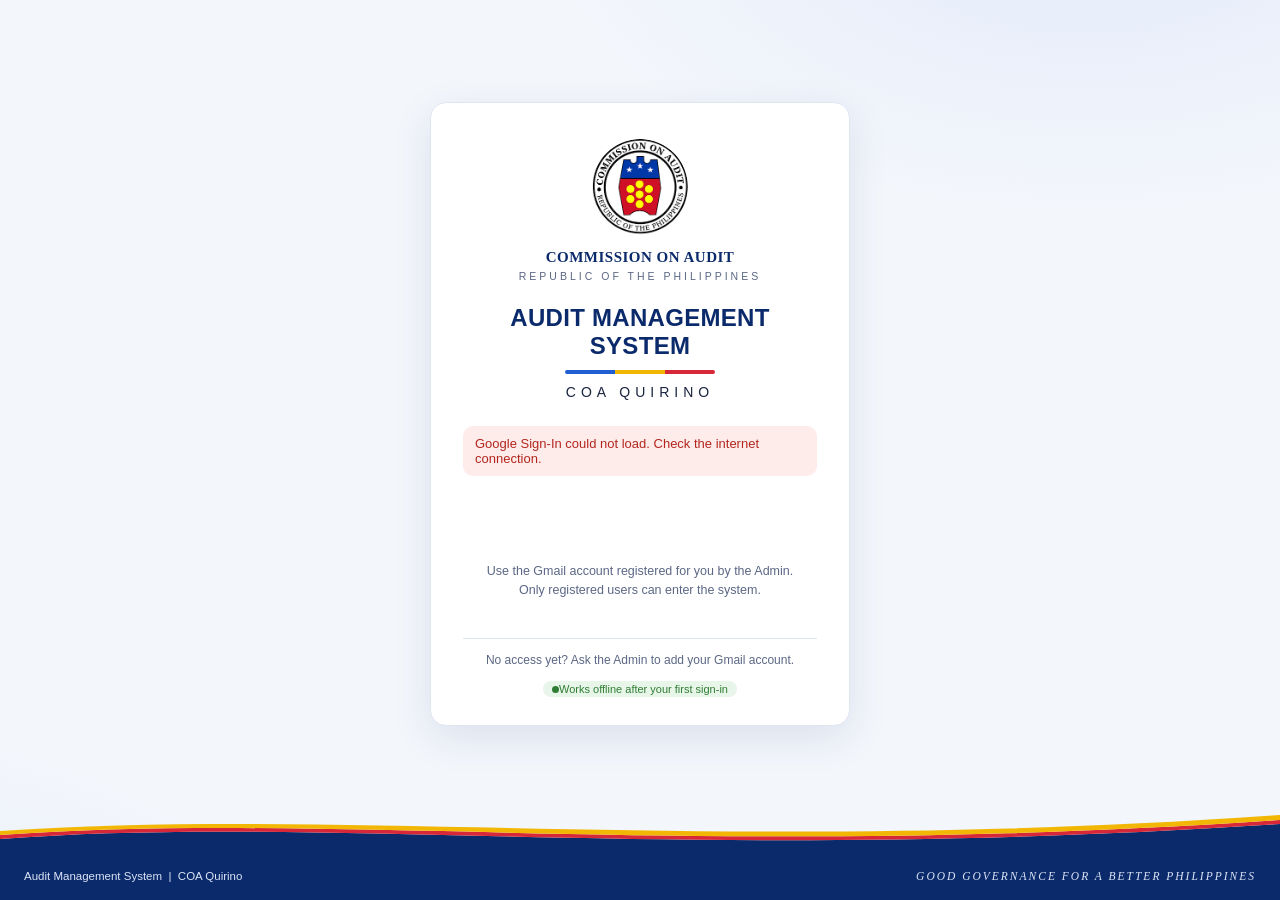
<file: index.html>
<!doctype html>
<html lang="en">
<head>
  <meta charset="utf-8">
  <meta name="viewport" content="width=device-width, initial-scale=1">
  <title>Audit Management System – COA Quirino</title>
  <meta name="description" content="Commission on Audit · Audit Management System · COA Quirino">
  <meta name="theme-color" content="#0b2a6b">
  <link rel="manifest" href="manifest.webmanifest">
  <link rel="icon" href="img/icon-192.png">
  <link rel="apple-touch-icon" href="img/icon-192.png">
  <link rel="stylesheet" href="css/app.css">
</head>
<body>
  <div class="bg" aria-hidden="true"></div>
  <div id="app"><main class="login-wrap"><div class="login-card"><p class="note">Loading…</p></div></main></div>
  <noscript>This app needs JavaScript turned on.</noscript>
  <script type="module" src="js/app.js"></script>
</body>
</html>
</file>
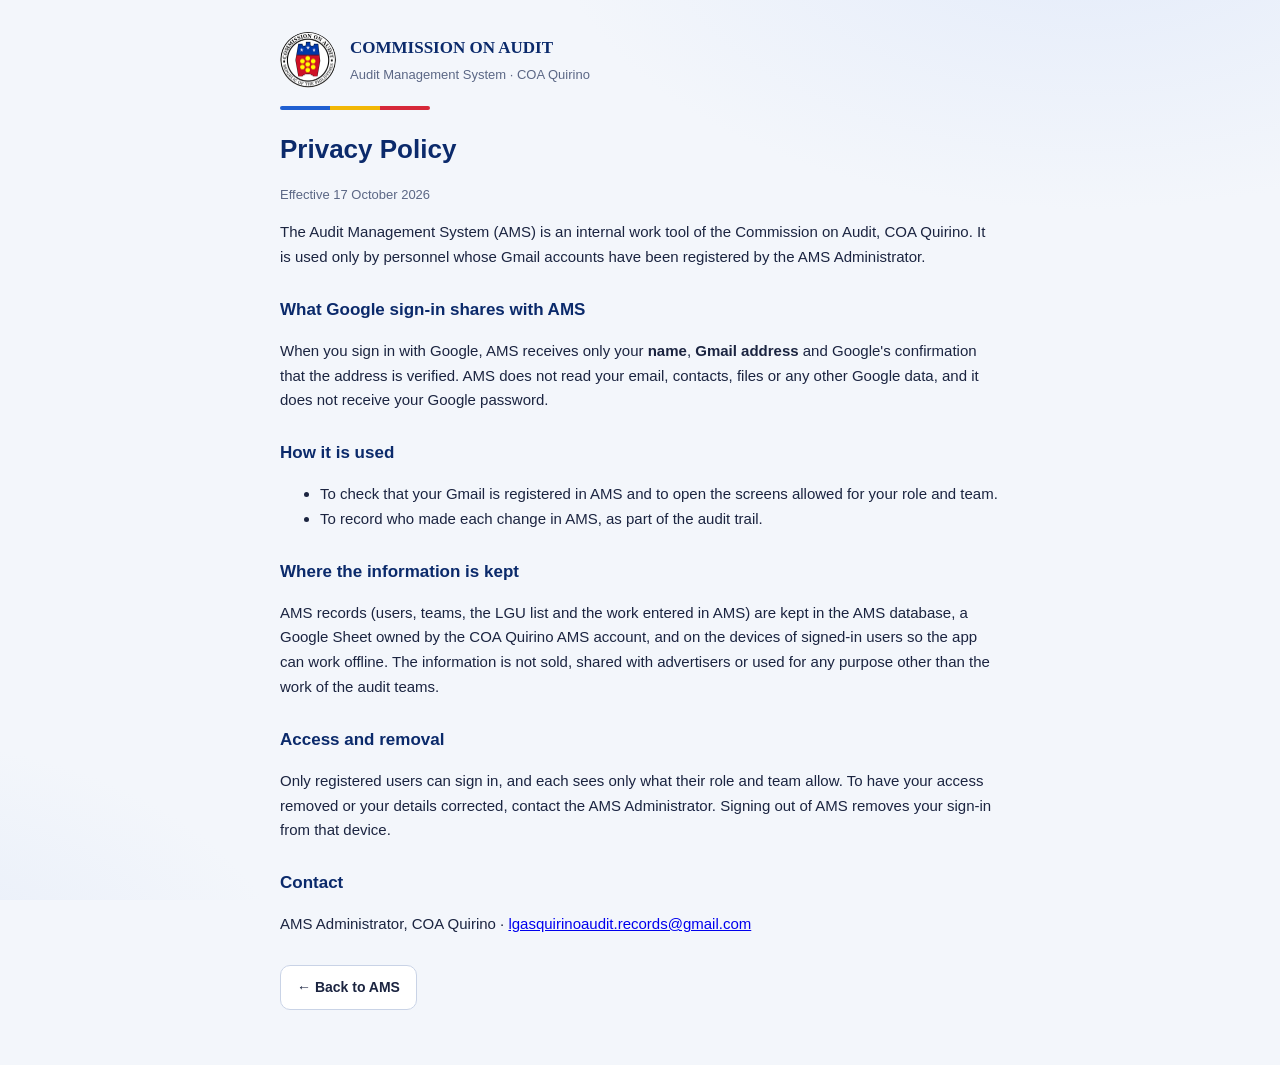
<file: privacy.html>
<!doctype html>
<html lang="en">
<head>
  <meta charset="utf-8">
  <meta name="viewport" content="width=device-width, initial-scale=1">
  <title>Privacy Policy – Audit Management System · COA Quirino</title>
  <link rel="icon" href="img/icon-192.png">
  <link rel="stylesheet" href="css/app.css">
  <style>
    .policy{max-width:760px; margin:0 auto; padding:32px 20px 40px; line-height:1.65; font-size:15px}
    .policy h1{color:var(--navy); font-size:26px; margin:14px 0 4px}
    .policy h2{color:var(--navy); font-size:17px; margin:26px 0 6px}
    .policy p, .policy li{color:var(--ink)}
    .policy .muted{color:var(--muted); font-size:13px}
    .policy .head{display:flex; align-items:center; gap:14px}
    .policy .head img{width:56px; height:56px; border-radius:50%}
    .policy .head b{font-family:Georgia,"Times New Roman",serif; color:var(--navy); font-size:17px}
  </style>
</head>
<body>
  <div class="bg" aria-hidden="true"></div>
  <div id="app">
    <main class="policy">
      <div class="head"><img src="img/coa-logo.png" alt="Commission on Audit seal"><div><b>COMMISSION ON AUDIT</b><br><span class="muted">Audit Management System · COA Quirino</span></div></div>
      <div class="tri" style="margin:18px 0"></div>
      <h1>Privacy Policy</h1>
      <p class="muted">Effective 17 October 2026</p>

      <p>The Audit Management System (AMS) is an internal work tool of the Commission on Audit, COA Quirino. It is used only by personnel whose Gmail accounts have been registered by the AMS Administrator.</p>

      <h2>What Google sign-in shares with AMS</h2>
      <p>When you sign in with Google, AMS receives only your <b>name</b>, <b>Gmail address</b> and Google's confirmation that the address is verified. AMS does not read your email, contacts, files or any other Google data, and it does not receive your Google password.</p>

      <h2>How it is used</h2>
      <ul>
        <li>To check that your Gmail is registered in AMS and to open the screens allowed for your role and team.</li>
        <li>To record who made each change in AMS, as part of the audit trail.</li>
      </ul>

      <h2>Where the information is kept</h2>
      <p>AMS records (users, teams, the LGU list and the work entered in AMS) are kept in the AMS database, a Google Sheet owned by the COA Quirino AMS account, and on the devices of signed-in users so the app can work offline. The information is not sold, shared with advertisers or used for any purpose other than the work of the audit teams.</p>

      <h2>Access and removal</h2>
      <p>Only registered users can sign in, and each sees only what their role and team allow. To have your access removed or your details corrected, contact the AMS Administrator. Signing out of AMS removes your sign-in from that device.</p>

      <h2>Contact</h2>
      <p>AMS Administrator, COA Quirino · <a href="mailto:lgasquirinoaudit.records@gmail.com">lgasquirinoaudit.records@gmail.com</a></p>

      <p style="margin-top:28px"><a class="btn" href="./">← Back to AMS</a></p>
    </main>
  </div>
</body>
</html>
</file>
<file: css/app.css>
/* AMS – shared look for every screen and module */
:root{
  --navy:#0b2a6b; --navy-2:#13398a; --blue:#1f5fd1; --red:#d62839; --gold:#f2b705;
  --ink:#1b2440; --muted:#5b6785; --line:#dfe5f1; --card:#ffffff; --bg:#f3f6fb;
  --ok:#2e7d32; --ok-bg:#e8f5e9; --warn:#7a5a00; --warn-bg:#fff4d6; --bad:#b3261e; --bad-bg:#fdecea;
}
*{box-sizing:border-box}
html,body{margin:0;min-height:100%}
body{font-family:"Segoe UI",Roboto,Arial,sans-serif; color:var(--ink); background:var(--bg); overflow-x:hidden}
.bg{position:fixed; inset:0; z-index:0; pointer-events:none;
  background:radial-gradient(900px 500px at 85% -10%,#e3ebfa 0%,transparent 60%),
             radial-gradient(700px 420px at -10% 110%,#e6edf9 0%,transparent 60%),var(--bg)}
#app{position:relative; z-index:1; min-height:100vh; display:flex; flex-direction:column}

/* tri-color line (blue, gold, red) */
.tri{height:4px; width:150px; margin:10px auto; border-radius:2px;
  background:linear-gradient(90deg,var(--blue) 0 33.3%,var(--gold) 33.3% 66.6%,var(--red) 66.6% 100%)}

/* pills */
.pill{display:inline-flex; align-items:center; gap:6px; font-size:11.5px; border-radius:20px; padding:3px 10px; white-space:nowrap}
.pill.ok{color:var(--ok); background:var(--ok-bg)}
.pill.ok i{width:7px; height:7px; border-radius:50%; background:var(--ok); display:inline-block}
.pill.warn{color:var(--warn); background:var(--warn-bg); border:1px solid #f1d78b}

/* messages */
.msg{border-radius:10px; padding:10px 12px; font-size:13px; text-align:left; margin:0 0 14px}
.msg.bad{background:var(--bad-bg); color:var(--bad)}

/* buttons */
.btn{display:inline-flex; align-items:center; justify-content:center; gap:8px; padding:10px 16px; border-radius:10px;
  border:1px solid #c9d3e6; background:#fff; color:var(--ink); font:inherit; font-size:14px; font-weight:600; cursor:pointer}
.btn:hover{border-color:var(--blue); background:#f5f8fe}
.btn.primary{background:var(--navy); border-color:var(--navy); color:#fff}
.btn.primary:hover{background:var(--navy-2)}

/* ---------- Login ---------- */
.login-wrap{flex:1; display:flex; align-items:center; justify-content:center; padding:56px 16px 32px}
.login-card{width:100%; max-width:420px; background:var(--card); border:1px solid var(--line); border-radius:16px;
  box-shadow:0 12px 40px rgba(11,42,107,.10); padding:36px 32px 28px; text-align:center}
.login-card .seal{width:96px; height:96px; border-radius:50%; display:block; margin:0 auto 14px}
.login-card .agency{font-family:Georgia,"Times New Roman",serif; font-weight:700; color:var(--navy); font-size:15px; letter-spacing:.5px; margin:0}
.login-card .rep{font-size:10.5px; letter-spacing:3px; color:var(--muted); margin:4px 0 22px}
.login-card h1{margin:0; font-size:24px; font-weight:800; color:var(--navy); letter-spacing:.3px}
.login-card .office{font-size:14px; letter-spacing:5px; margin:0 0 26px}
.gbtn{width:100%; display:flex; align-items:center; justify-content:center; gap:10px; padding:12px 16px; border-radius:10px;
  border:1px solid #c9d3e6; background:#fff; font:inherit; font-size:15px; font-weight:600; color:var(--ink); cursor:pointer}
.gbtn:hover{background:#f5f8fe; border-color:var(--blue)}
#gsi-btn{display:flex; justify-content:center; min-height:44px}
.login-card .note{font-size:12.5px; color:var(--muted); margin:14px 0 0; line-height:1.5}
.login-card .divider{height:1px; background:var(--line); margin:24px 0 14px}
.login-card .help{font-size:12px; color:var(--muted); margin:0 0 12px}
.demo-tag{margin:0 0 16px}

/* ---------- Bottom band (wave + footer) ---------- */
.bottom .wave{display:block; width:100%; height:60px}
footer{background:var(--navy); color:#dce5f7; font-size:11.5px; display:flex; justify-content:space-between; gap:12px; padding:6px 24px 18px; flex-wrap:wrap}
footer .motto{font-family:Georgia,serif; font-style:italic; letter-spacing:2px}

/* ---------- Dashboard ---------- */
.dash{flex:1; width:100%; max-width:1320px; margin:0 auto; padding:18px 24px 28px}
.d-head{display:flex; align-items:center; justify-content:space-between; gap:16px; flex-wrap:wrap}
.d-brand{display:flex; align-items:center; gap:14px}
.d-brand img{width:64px; height:64px; border-radius:50%}
.d-brand .a{font-family:Georgia,"Times New Roman",serif; font-weight:700; color:var(--navy); font-size:22px; letter-spacing:.3px; margin:0}
.d-brand .r{font-size:10.5px; letter-spacing:3px; color:var(--muted); margin:3px 0 0}
.d-user{display:flex; align-items:center; gap:6px}
.who{display:flex; align-items:center; gap:10px; padding:6px 10px}
.avatar{width:38px; height:38px; border-radius:50%; background:#e3ebfa; color:var(--navy); display:grid; place-items:center; font-weight:700; font-size:14px}
.who .n{font-weight:700; font-size:14px; color:var(--navy); margin:0}
.who .o{font-size:12px; color:var(--muted); margin:1px 0 0}
.icon-btn{width:40px; height:40px; border-radius:10px; border:1px solid transparent; background:transparent; display:grid; place-items:center; cursor:pointer; color:var(--navy); position:relative}
.icon-btn:hover{background:#fff; border-color:var(--line)}
.icon-btn .dot{position:absolute; top:7px; right:8px; width:9px; height:9px; border-radius:50%; background:var(--red); border:2px solid var(--bg)}
.sep{width:1px; height:30px; background:var(--line)}
.d-title{text-align:center; margin:18px 0 22px}
.d-title h1{margin:0; font-size:38px; font-weight:800; color:var(--navy); letter-spacing:.5px}
.tri.wide{width:240px}
.d-title .office{font-size:18px; letter-spacing:7px; margin:4px 0 10px}
.d-title .motto{font-size:11px; letter-spacing:4px; color:var(--muted); margin:0}
.cards{max-width:1060px; margin:0 auto; display:flex; flex-wrap:wrap; justify-content:center; gap:16px}
.card{flex:0 1 calc((100% - 48px)/4); background:#fff; border:1px solid var(--line); border-radius:14px; padding:18px 18px 16px; display:flex; flex-direction:column; gap:10px;
  border-bottom:4px solid var(--k); box-shadow:0 6px 20px rgba(11,42,107,.06); text-decoration:none; color:inherit; min-height:200px; transition:transform .12s, box-shadow .12s}
.card:hover{transform:translateY(-2px); box-shadow:0 10px 26px rgba(11,42,107,.12)}
.card .ic{width:52px; height:52px; border-radius:50%; background:var(--k); display:grid; place-items:center; color:#fff; flex:none}
.card h3{margin:2px 0 0; font-size:15px; font-weight:800; color:var(--navy); letter-spacing:.2px; line-height:1.25; text-transform:uppercase}
.card p{margin:0; font-size:13px; color:var(--muted); line-height:1.45; flex:1}
.card .go{align-self:flex-end; width:34px; height:34px; border-radius:50%; background:#eef2fa; display:grid; place-items:center; color:var(--navy)}
.card:hover .go{background:var(--k); color:#fff}

/* Urgent Reports pop-out (lower-right corner) */
.u-pop{position:fixed; bottom:24px; right:24px; z-index:20; width:380px; max-width:calc(100% - 32px); animation:u-slide .25s ease-out}
.u-pop[hidden]{display:none}
@keyframes u-slide{from{opacity:0; transform:translateY(12px)} to{opacity:1; transform:none}}
.urgent{background:#fff; border:1px solid var(--line); border-radius:14px; box-shadow:0 20px 60px rgba(11,42,107,.30); padding:18px}
.u-h{display:flex; align-items:center; gap:10px; margin:0}
.u-h b{font-size:15px; color:var(--navy); letter-spacing:.3px}
.u-count{min-width:20px; height:20px; border-radius:10px; background:#e8ecf4; color:var(--muted); font-size:11px; font-weight:700; display:grid; place-items:center; padding:0 6px}
.u-x{margin-left:auto; width:32px; height:32px; border-radius:8px; border:0; background:transparent; font-size:20px; color:var(--muted); cursor:pointer}
.u-x:hover{background:#eef2fa}
.u-sub{font-size:12.5px; color:var(--muted); margin:4px 0 14px}
.u-empty{border:1px dashed #cdd6e8; border-radius:12px; padding:26px 16px; text-align:center; color:var(--muted); font-size:13px}
.u-ok{width:42px; height:42px; border-radius:50%; background:var(--ok-bg); color:var(--ok); display:grid; place-items:center; margin:0 auto 10px}
.u-item{border:1px solid var(--line); border-radius:10px; padding:10px 12px; margin-bottom:8px; display:flex; flex-direction:column; gap:2px; font-size:13px}
.u-item span{color:var(--muted); font-size:12px}
.u-all{display:block; text-align:center; margin-top:14px; padding-top:12px; border-top:1px solid var(--line); font-size:12.5px; font-weight:700; color:var(--blue); letter-spacing:.4px; text-decoration:none}
.u-btns{display:flex; justify-content:flex-end; margin-top:14px}

/* small message at the bottom of the screen */
.toast{position:fixed; left:50%; bottom:24px; transform:translateX(-50%); z-index:30; background:var(--ink); color:#fff; font-size:13px; padding:10px 16px; border-radius:10px; box-shadow:0 8px 24px rgba(0,0,0,.2); max-width:calc(100% - 32px)}
.toast[hidden]{display:none}

@media (max-width:1180px){.card{flex-basis:calc((100% - 32px)/3)}}
@media (max-width:980px){.card{flex-basis:calc((100% - 16px)/2)}}
@media (max-width:560px){
  .dash{padding:14px 16px 24px}
  .card{flex-basis:100%; min-height:0}
  .d-head{justify-content:center}
  .d-brand img{width:48px; height:48px}.d-brand .a{font-size:17px}.d-brand .r{font-size:9px; letter-spacing:2px}
  .who .o{display:none}
  .d-title h1{font-size:26px}.tri.wide{width:170px}.d-title .office{font-size:15px; letter-spacing:5px}.d-title .motto{font-size:9.5px; letter-spacing:2px}
  .u-pop{bottom:16px; right:16px; left:16px; width:auto; max-width:none}
}


/* ---------- Admin screens (inner pages) ---------- */
.topbar{background:var(--navy); color:#fff; display:flex; align-items:center; gap:12px; padding:10px 20px; flex-wrap:wrap}
.topbar img{width:36px; height:36px; border-radius:50%; background:#fff}
.topbar .t{font-weight:800; letter-spacing:.4px; font-size:15px}
.topbar .t small{display:block; font-weight:400; font-size:10.5px; letter-spacing:3px; opacity:.8}
.topbar nav{display:flex; gap:4px; margin-left:16px; flex-wrap:wrap}
.topbar nav a{color:#dce5f7; text-decoration:none; padding:7px 12px; border-radius:8px; font-size:13px}
.topbar nav a.on, .topbar nav a:hover{background:rgba(255,255,255,.14); color:#fff}
.topbar .me{margin-left:auto; display:flex; align-items:center; gap:8px; font-size:12.5px; line-height:1.3}
.topbar .me small{opacity:.8}
.topbar .av{width:32px; height:32px; border-radius:50%; background:#e3ebfa; color:var(--navy); display:grid; place-items:center; font-weight:700; font-size:12px; flex:none}
.sync{margin-left:auto; font-size:11.5px; padding:4px 10px; border-radius:20px; background:rgba(255,255,255,.12); color:#dce5f7; white-space:nowrap}
.sync.ok{color:#b9f2c2}
.sync.warn{color:#ffe08a}
.sync.demo{color:#ffe08a}
.sync + .me{margin-left:12px}
.tri-bar{height:3px; background:linear-gradient(90deg,var(--blue) 0 33.3%,var(--gold) 33.3% 66.6%,var(--red) 66.6% 100%)}
main.admin{flex:1}
.page{max-width:1240px; margin:0 auto; padding:20px; font-size:14px}
.page-head{display:flex; align-items:flex-end; justify-content:space-between; gap:16px; flex-wrap:wrap; margin-bottom:16px}
.page-head h1{margin:0; color:var(--navy); font-size:24px}
.page-head p{margin:4px 0 0; color:var(--muted); font-size:13px; max-width:640px}
.btn.sm{padding:5px 10px; font-size:12px}
.panel{background:#fff; border:1px solid var(--line); border-radius:14px; box-shadow:0 4px 14px rgba(11,42,107,.05); overflow:hidden}
.panel-head{display:flex; align-items:center; gap:10px; padding:14px 18px; border-bottom:1px solid var(--line); flex-wrap:wrap}
.panel-head h2{margin:0; font-size:15px; color:var(--navy)}
.switch{margin-left:auto; display:flex; align-items:center; gap:6px; font-size:12.5px; color:var(--muted)}
.t-head, .t-row{display:grid; gap:12px; padding:11px 18px; align-items:center}
.t-head{background:#f6f8fc; font-size:11px; font-weight:700; letter-spacing:.5px; color:var(--muted); text-transform:uppercase}
.t-row{border-top:1px solid var(--line); color:inherit; text-decoration:none}
.t-row small{color:var(--muted)}
.t-row.click:hover{background:#f7f9fd}
.t-row.sel{background:#eef3fd}
.t-row.removed{opacity:.6}
.t-row[hidden]{display:none}
.pills{display:flex; flex-wrap:wrap; gap:4px}
.pills small{width:100%}
.mono{font-family:Consolas,"Courier New",monospace; font-size:12px}
.pill{display:inline-block; font-size:11px; border-radius:20px; padding:2px 9px; background:#eef2f7; color:#4a5670; white-space:nowrap; width:max-content}
.pill.ok{background:var(--ok-bg); color:var(--ok)}
.pill.warn{background:var(--warn-bg); color:var(--warn); border:0}
.pill.bad{background:var(--bad-bg); color:var(--bad)}
.pill.vio{background:#efe8fd; color:#5b2bb5}
.grid2{display:grid; grid-template-columns:minmax(0,1.7fr) minmax(0,1fr); gap:20px; align-items:start}
.grid3{display:grid; grid-template-columns:260px minmax(0,1fr) 300px; gap:20px; align-items:start}
.stack{display:flex; flex-direction:column; gap:20px; min-width:0}
.note{padding:14px 18px; font-size:13px; line-height:1.55; display:flex; flex-direction:column; gap:12px}
.note p{margin:0}
.note > .btn{align-self:flex-start}
.search{padding:12px 18px; border-top:1px solid var(--line)}
.empty{padding:20px 18px; color:var(--muted); font-size:13px; border-top:1px solid var(--line)}
.sr-only{position:absolute; width:1px; height:1px; overflow:hidden; clip:rect(0 0 0 0)}
.field{display:flex; flex-direction:column; gap:5px; border:0; padding:0; margin:0; min-width:0}
.field label, .field legend{font-size:12px; font-weight:700; color:var(--ink); padding:0}
.field[hidden]{display:none}
.input{width:100%; padding:9px 11px; border:1px solid #c9d3e6; border-radius:9px; font:inherit; font-size:13px; background:#fff; color:var(--ink)}
.input:focus{outline:2px solid #bcd0f5; border-color:var(--blue)}
.input:disabled{background:#f3f5f9; color:var(--muted)}
.input.upper{text-transform:uppercase}
.hint{font-size:11.5px; color:var(--muted)}
.two{display:grid; grid-template-columns:1fr 1fr; gap:12px}
.checks{display:grid; grid-template-columns:1fr 1fr; gap:6px 12px; font-size:13px}
.checks label{display:flex; align-items:center; gap:8px; font-weight:400}

/* pop-up window */
.modal-bg{position:fixed; inset:0; z-index:40; background:rgba(11,42,107,.35); overflow:auto; padding:30px 16px}
.modal{background:#fff; border-radius:14px; max-width:560px; margin:0 auto; box-shadow:0 20px 60px rgba(11,42,107,.3)}
.modal.wide{max-width:760px}
.modal .mh{display:flex; align-items:center; padding:16px 20px; border-bottom:1px solid var(--line)}
.modal .mh h3{margin:0; color:var(--navy); font-size:17px}
.modal .mh .x{margin-left:auto; width:32px; height:32px; border:0; background:transparent; border-radius:8px; font-size:20px; color:var(--muted); cursor:pointer}
.modal .mb{padding:18px 20px; display:flex; flex-direction:column; gap:14px; font-size:14px}
.modal .mf{display:flex; justify-content:flex-end; gap:8px; padding:14px 20px; border-top:1px solid var(--line)}
.toast.ok{background:var(--ok)}
.toast.bad{background:var(--bad)}

@media (max-width:980px){ .grid2, .grid3{grid-template-columns:1fr} }
@media (max-width:640px){
  .topbar nav{margin-left:0; width:100%; order:3}
  .topbar .me span{display:none}
  .page{padding:14px}
  .t-head{display:none}
  .t-row{grid-template-columns:1fr !important; gap:4px}
  .two, .checks{grid-template-columns:1fr}
}

@media (max-width:480px){
  .login-card{padding:28px 20px 22px}
  .login-card h1{font-size:21px}
  footer{justify-content:center; text-align:center}
}

/* ---------- Module frame (shared by every module) ---------- */
.mshell{display:grid; grid-template-columns:260px minmax(0,1fr); min-height:100vh; position:relative; z-index:1}
.mside{background:var(--navy); color:#dce4ee; display:flex; flex-direction:column; padding:20px 14px; gap:16px; position:sticky; top:0; height:100vh; overflow-y:auto}
.mbrand{display:flex; gap:12px; align-items:center; padding:4px 6px}
.mbrand img{width:46px; height:46px; border-radius:50%; background:#fff; flex:none}
.mbrand b{display:block; color:#fff; font-size:16px; line-height:1.2}
.mbrand small{color:#a9b8d6; font-size:12px}
.mhome{color:#a9b8d6; text-decoration:none; font-size:12.5px; padding:6px 10px; border-radius:8px}
.mhome:hover{background:rgba(255,255,255,.08); color:#fff}
.mnav{display:flex; flex-direction:column; gap:2px}
.mnav a{display:flex; align-items:center; gap:12px; color:#dce4ee; text-decoration:none; padding:10px 12px; border-radius:10px; font-size:14.5px}
.mnav a:hover{background:rgba(255,255,255,.07)}
.mnav a.on{background:rgba(255,255,255,.14); color:#fff; font-weight:700}
.mnav a.soon{opacity:.5}
.mnav .cnt{margin-left:auto; background:var(--red); color:#fff; border-radius:10px; font-size:11px; padding:1px 7px; font-weight:700}
.msec{font-size:11px; letter-spacing:1.5px; color:#8fa2c7; padding:12px 12px 4px; border-top:1px solid rgba(255,255,255,.1); margin-top:6px}
.msec.mfold{display:flex; align-items:center; gap:8px; width:100%; background:none; border-left:0; border-right:0; border-bottom:0; font:inherit; font-size:11px; letter-spacing:1.5px; color:#8fa2c7; text-align:left; cursor:pointer; border-radius:0}
.msec.mfold:hover{color:#fff}
.msec.mfold i{margin-left:auto; font-style:normal; font-size:15px; letter-spacing:0; transition:transform .15s} .msec.mfold.open i{transform:rotate(90deg)}
.msec.mfold .cnt{margin-left:auto; letter-spacing:0} .msec.mfold .cnt + i{margin-left:6px}
.mfold-items{display:flex; flex-direction:column; gap:2px} .mfold-items[hidden]{display:none}
.syncbox{margin-top:auto; background:rgba(255,255,255,.07); border-radius:12px; padding:12px 14px; font-size:12.5px; line-height:1.5}
.syncbox b{color:#fff}
.syncbox i{display:inline-block; width:8px; height:8px; border-radius:50%; background:#5fd38a; margin-right:6px}
.syncbox i.warn{background:#f2c84b}
.mmain{min-width:0; display:flex; flex-direction:column; background:var(--bg)}
.mtop{background:#fff; border-bottom:1px solid var(--line); display:flex; align-items:center; gap:14px; padding:14px 28px}
.mtop .crumb{font-weight:700; color:var(--navy)}
.mwho{margin-left:auto; display:flex; align-items:center; gap:10px}
.mwho .av{width:40px; height:40px; border-radius:50%; background:#e3ebfa; color:var(--navy); display:grid; place-items:center; font-weight:700; flex:none}
.mwho b{display:block; color:var(--ink); font-size:14px}
.mwho small{color:var(--muted); font-size:12px}
.mcontent{padding:26px 28px 40px; display:flex; flex-direction:column; gap:22px}
.mcontent .page{padding:0; max-width:none; margin:0}
.hello{display:flex; align-items:flex-end; justify-content:space-between; gap:16px; flex-wrap:wrap}
.hello h1{margin:0; font-size:28px; color:var(--ink)}
.hello p{margin:4px 0 0; color:var(--muted); font-size:15px}
.stats{display:grid; grid-template-columns:repeat(4,minmax(0,1fr)); gap:18px}
.stat{background:#fff; border:1px solid var(--line); border-radius:14px; padding:18px 22px; text-decoration:none; color:inherit}
.stat span{font-size:13.5px; color:var(--muted); font-weight:600}
.stat b{display:block; font-size:34px; margin:6px 0 2px; color:var(--ink)}
.stat b.bad{color:var(--bad)} .stat b.warn{color:#b07800} .stat b.dim{color:#b3bccd}
.stat small{color:var(--muted)}
.mgrid{display:grid; grid-template-columns:minmax(0,1.9fr) minmax(0,1fr); gap:22px; align-items:start}
.actrow{padding:14px 22px; border-top:1px solid var(--line); font-size:13.5px; line-height:1.45; display:block; color:inherit; text-decoration:none}
.actrow:first-of-type{border-top:0}
a.actrow:hover{background:#f7f9fd}
.actrow small{display:block; color:var(--muted); margin-top:3px}
@media (max-width:1100px){ .stats{grid-template-columns:repeat(2,minmax(0,1fr))} .mgrid{grid-template-columns:1fr} }
@media (max-width:760px){
  .mshell{grid-template-columns:1fr}
  .mside{position:static; height:auto; padding:14px}
  .mnav{flex-direction:row; overflow-x:auto}
  .mnav a{white-space:nowrap}
  .mfold-items, .mfold-items[hidden]{display:flex; flex-direction:row}
  .msec, .syncbox{display:none}
  .mcontent{padding:18px 16px 40px}
  .mtop{padding:12px 16px}
  .mwho > div:not(.av){display:none}
  .hello h1{font-size:23px}
}
a.btn{text-decoration:none}
.login-card .demo-jo{width:100%; margin-top:10px; justify-content:center}
</file>
